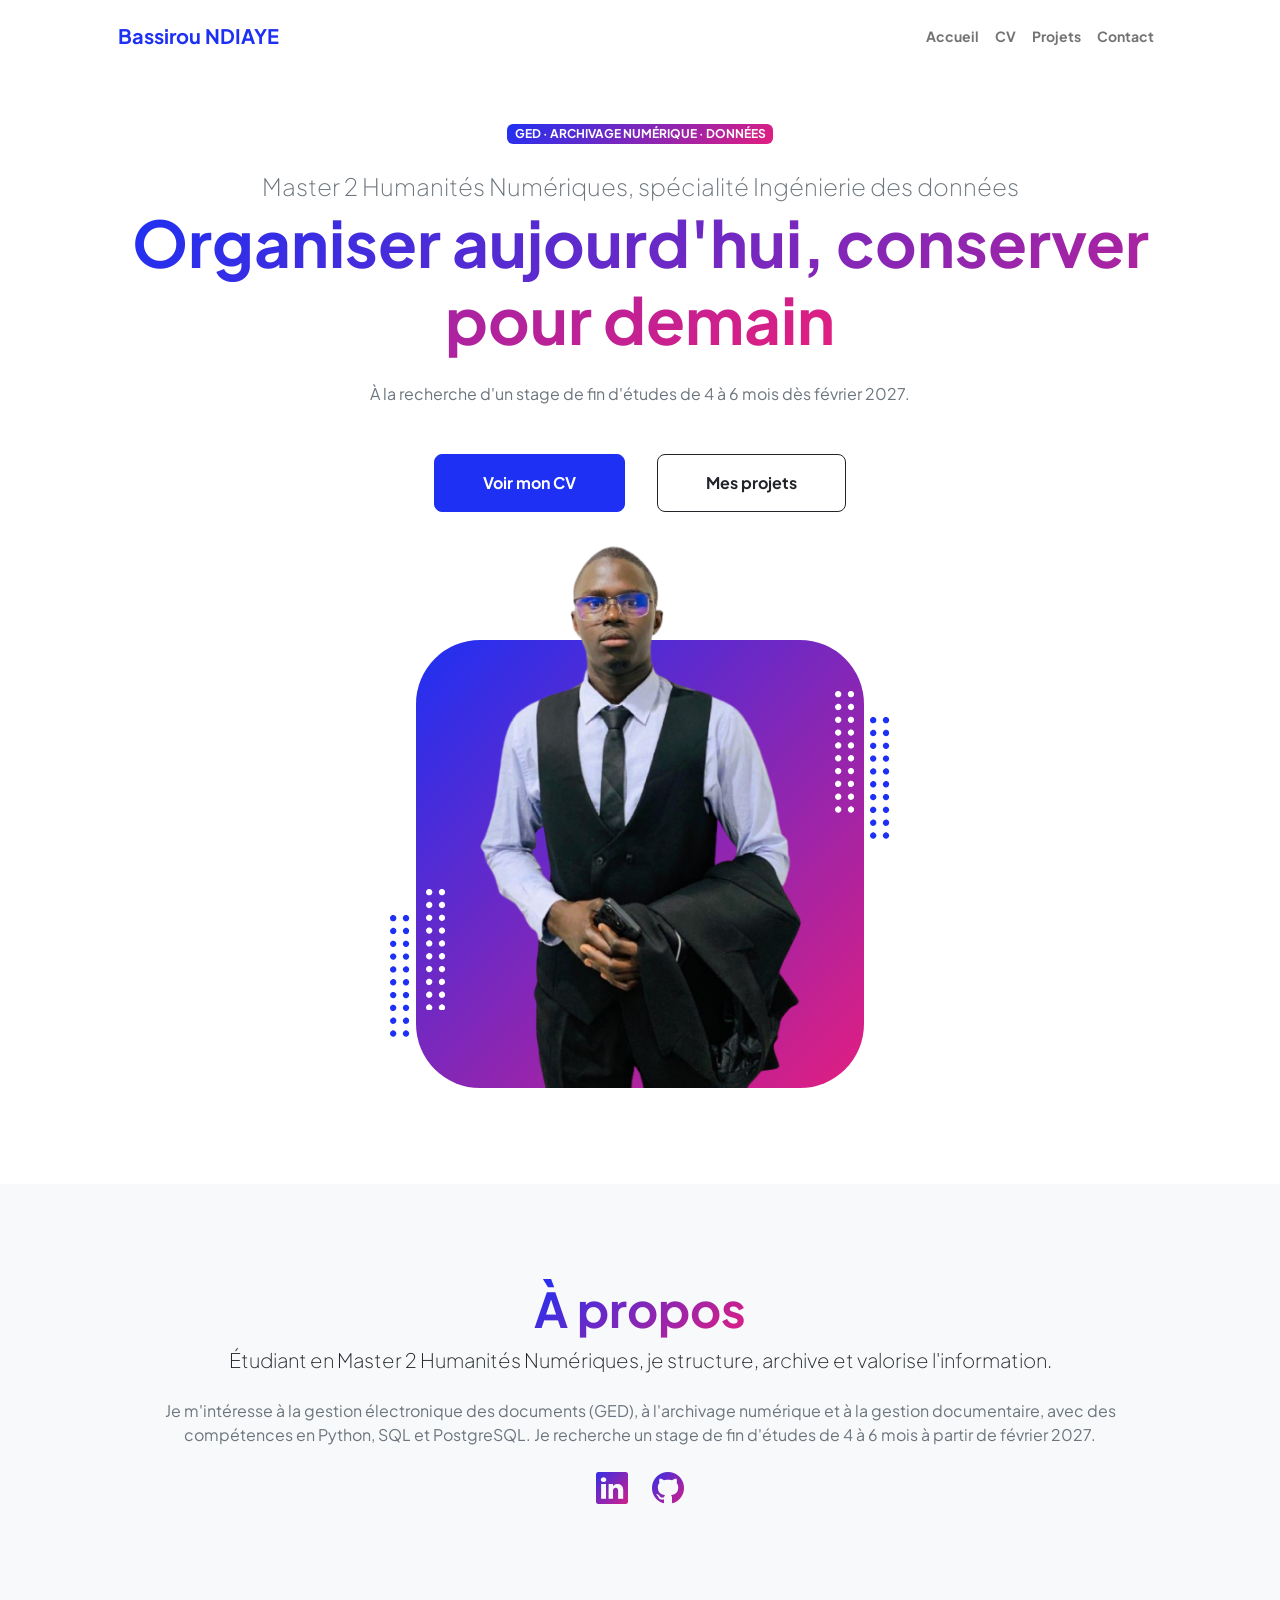
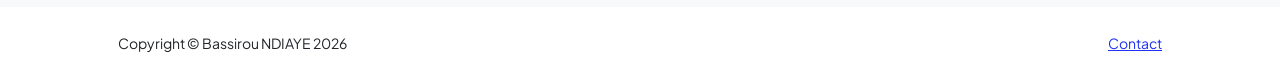
<file: index.html>
<!DOCTYPE html>
<html lang="fr">
    <head>
        <meta charset="utf-8" />
        <meta name="viewport" content="width=device-width, initial-scale=1, shrink-to-fit=no" />
        <meta name="description" content="Portfolio de Bassirou NDIAYE, étudiant en Master 2 Humanités Numériques. GED, archivage numérique, gestion des données. Recherche un stage de 4 à 6 mois dès février 2027." />
        <meta name="author" content="Bassirou NDIAYE" />
        <title>Bassirou NDIAYE | GED, archivage numérique, données</title>
        <!-- Favicon-->
        <link rel="icon" type="image/x-icon" href="assets/favicon.ico" />
        <!-- Custom Google font-->
        <link rel="preconnect" href="https://fonts.googleapis.com" />
        <link rel="preconnect" href="https://fonts.gstatic.com" crossorigin />
        <link href="https://fonts.googleapis.com/css2?family=Plus+Jakarta+Sans:wght@100;200;300;400;500;600;700;800;900&amp;display=swap" rel="stylesheet" />
        <!-- Bootstrap icons-->
        <link href="https://cdn.jsdelivr.net/npm/bootstrap-icons@1.8.1/font/bootstrap-icons.css" rel="stylesheet" />
        <!-- Core theme CSS (includes Bootstrap)-->
        <link href="css/styles.css" rel="stylesheet" />
    </head>
    <body class="d-flex flex-column h-100">
        <main class="flex-shrink-0">
            <!-- Navigation-->
            <nav class="navbar navbar-expand-lg navbar-light bg-white py-3">
                <div class="container px-5">
                    <a class="navbar-brand" href="index.html"><span class="fw-bolder text-primary">Bassirou NDIAYE</span></a>
                    <button class="navbar-toggler" type="button" data-bs-toggle="collapse" data-bs-target="#navbarSupportedContent" aria-controls="navbarSupportedContent" aria-expanded="false" aria-label="Afficher le menu"><span class="navbar-toggler-icon"></span></button>
                    <div class="collapse navbar-collapse" id="navbarSupportedContent">
                        <ul class="navbar-nav ms-auto mb-2 mb-lg-0 small fw-bolder">
                            <li class="nav-item"><a class="nav-link" href="index.html">Accueil</a></li>
                            <li class="nav-item"><a class="nav-link" href="resume.html">CV</a></li>
                            <li class="nav-item"><a class="nav-link" href="projects.html">Projets</a></li>
                            <li class="nav-item"><a class="nav-link" href="contact.html">Contact</a></li>
                        </ul>
                    </div>
                </div>
            </nav>
            <!-- Header-->
            <header class="py-5">
                <div class="container px-5 pb-5">
                    <div class="row gx-5 align-items-center">
                        <div class="col-xxl-5">
                            <!-- Header text content-->
                            <div class="text-center text-xxl-start">
                                <div class="badge bg-gradient-primary-to-secondary text-white mb-4"><div class="text-uppercase">GED &middot; Archivage numérique &middot; Données</div></div>
                                <div class="fs-4 fw-light text-muted">Master 2 Humanités Numériques, spécialité Ingénierie des données</div>
                                <h1 class="display-3 fw-bolder mb-4"><span class="text-gradient d-inline">Organiser aujourd'hui, conserver pour demain</span></h1>
                                <p class="text-muted mb-5">À la recherche d'un stage de fin d'études de 4 à 6 mois dès février 2027.</p>
                                <div class="d-grid gap-3 d-sm-flex justify-content-sm-center justify-content-xxl-start mb-3">
                                    <a class="btn btn-primary btn-lg px-5 py-3 me-sm-3 fs-6 fw-bolder" href="resume.html">Voir mon CV</a>
                                    <a class="btn btn-outline-dark btn-lg px-5 py-3 fs-6 fw-bolder" href="projects.html">Mes projets</a>
                                </div>
                            </div>
                        </div>
                        <div class="col-xxl-7">
                            <!-- Header profile picture-->
                            <div class="d-flex justify-content-center mt-5 mt-xxl-0">
                                <div class="profile bg-gradient-primary-to-secondary">
                                    <img class="profile-img" src="assets/Bassirou.png" alt="Portrait de Bassirou NDIAYE" />
                                    <div class="dots-1">
                                        <!-- SVG Dots-->
                                        <svg version="1.1" xmlns="http://www.w3.org/2000/svg" x="0px" y="0px" viewBox="0 0 191.6 1215.4" style="enable-background: new 0 0 191.6 1215.4" xml:space="preserve" aria-hidden="true">
                                            <g transform="translate(0.000000,1280.000000) scale(0.100000,-0.100000)">
                                                <path d="M227.7,12788.6c-105-35-200-141-222-248c-43-206,163-412,369-369c155,32,275,190,260,339c-11,105-90,213-190,262        C383.7,12801.6,289.7,12808.6,227.7,12788.6z"></path>
                                                <path d="M1507.7,12788.6c-151-50-253-216-222-362c25-119,136-230,254-255c194-41,395,142,375,339c-11,105-90,213-190,262        C1663.7,12801.6,1569.7,12808.6,1507.7,12788.6z"></path>
                                                <path d="M227.7,11508.6c-105-35-200-141-222-248c-43-206,163-412,369-369c155,32,275,190,260,339c-11,105-90,213-190,262        C383.7,11521.6,289.7,11528.6,227.7,11508.6z"></path>
                                                <path d="M1507.7,11508.6c-151-50-253-216-222-362c25-119,136-230,254-255c194-41,395,142,375,339c-11,105-90,213-190,262        C1663.7,11521.6,1569.7,11528.6,1507.7,11508.6z"></path>
                                                <path d="M227.7,10228.6c-105-35-200-141-222-248c-43-206,163-412,369-369c155,32,275,190,260,339c-11,105-90,213-190,262        C383.7,10241.6,289.7,10248.6,227.7,10228.6z"></path>
                                                <path d="M1507.7,10228.6c-105-35-200-141-222-248c-43-206,163-412,369-369c155,32,275,190,260,339c-11,105-90,213-190,262        C1663.7,10241.6,1569.7,10248.6,1507.7,10228.6z"></path>
                                                <path d="M227.7,8948.6c-105-35-200-141-222-248c-43-206,163-412,369-369c155,32,275,190,260,339c-11,105-90,213-190,262        C383.7,8961.6,289.7,8968.6,227.7,8948.6z"></path>
                                                <path d="M1507.7,8948.6c-105-35-200-141-222-248c-43-206,163-412,369-369c155,32,275,190,260,339c-11,105-90,213-190,262        C1663.7,8961.6,1569.7,8968.6,1507.7,8948.6z"></path>
                                                <path d="M227.7,7668.6c-105-35-200-141-222-248c-43-206,163-412,369-369c155,32,275,190,260,339c-11,105-90,213-190,262        C383.7,7681.6,289.7,7688.6,227.7,7668.6z"></path>
                                                <path d="M1507.7,7668.6c-105-35-200-141-222-248c-43-206,163-412,369-369c155,32,275,190,260,339c-11,105-90,213-190,262        C1663.7,7681.6,1569.7,7688.6,1507.7,7668.6z"></path>
                                                <path d="M227.7,6388.6c-105-35-200-141-222-248c-43-206,163-412,369-369c155,32,275,190,260,339c-11,105-90,213-190,262        C383.7,6401.6,289.7,6408.6,227.7,6388.6z"></path>
                                                <path d="M1507.7,6388.6c-105-35-200-141-222-248c-43-206,163-412,369-369c155,32,275,190,260,339c-11,105-90,213-190,262        C1663.7,6401.6,1569.7,6408.6,1507.7,6388.6z"></path>
                                                <path d="M227.7,5108.6c-105-35-200-141-222-248c-43-206,163-412,369-369c155,32,275,190,260,339c-11,105-90,213-190,262        C383.7,5121.6,289.7,5128.6,227.7,5108.6z"></path>
                                                <path d="M1507.7,5108.6c-105-35-200-141-222-248c-43-206,163-412,369-369c155,32,275,190,260,339c-11,105-90,213-190,262        C1663.7,5121.6,1569.7,5128.6,1507.7,5108.6z"></path>
                                                <path d="M227.7,3828.6c-105-35-200-141-222-248c-43-206,163-412,369-369c155,32,275,190,260,339c-11,105-90,213-190,262        C383.7,3841.6,289.7,3848.6,227.7,3828.6z"></path>
                                                <path d="M1507.7,3828.6c-105-35-200-141-222-248c-43-206,163-412,369-369c155,32,275,190,260,339c-11,105-90,213-190,262        C1663.7,3841.6,1569.7,3848.6,1507.7,3828.6z"></path>
                                                <path d="M227.7,2548.6c-105-35-200-141-222-248c-43-206,163-412,369-369c155,32,275,190,260,339c-11,105-90,213-190,262        C383.7,2561.6,289.7,2568.6,227.7,2548.6z"></path>
                                                <path d="M1507.7,2548.6c-105-35-200-141-222-248c-43-206,163-412,369-369c155,32,275,190,260,339c-11,105-90,213-190,262        C1663.7,2561.6,1569.7,2568.6,1507.7,2548.6z"></path>
                                                <path d="M227.7,1268.6c-105-35-200-141-222-248c-43-206,163-412,369-369c155,32,275,190,260,339c-11,105-90,213-190,262        C383.7,1281.6,289.7,1288.6,227.7,1268.6z"></path>
                                                <path d="M1507.7,1268.6c-105-35-200-141-222-248c-43-206,163-412,369-369c155,32,275,190,260,339c-11,105-90,213-190,262        C1663.7,1281.6,1569.7,1288.6,1507.7,1268.6z"></path>
                                            </g>
                                        </svg>
                                        <!-- END of SVG dots-->
                                    </div>
                                    <div class="dots-2">
                                        <!-- SVG Dots-->
                                        <svg version="1.1" xmlns="http://www.w3.org/2000/svg" x="0px" y="0px" viewBox="0 0 191.6 1215.4" style="enable-background: new 0 0 191.6 1215.4" xml:space="preserve" aria-hidden="true">
                                            <g transform="translate(0.000000,1280.000000) scale(0.100000,-0.100000)">
                                                <path d="M227.7,12788.6c-105-35-200-141-222-248c-43-206,163-412,369-369c155,32,275,190,260,339c-11,105-90,213-190,262        C383.7,12801.6,289.7,12808.6,227.7,12788.6z"></path>
                                                <path d="M1507.7,12788.6c-151-50-253-216-222-362c25-119,136-230,254-255c194-41,395,142,375,339c-11,105-90,213-190,262        C1663.7,12801.6,1569.7,12808.6,1507.7,12788.6z"></path>
                                                <path d="M227.7,11508.6c-105-35-200-141-222-248c-43-206,163-412,369-369c155,32,275,190,260,339c-11,105-90,213-190,262        C383.7,11521.6,289.7,11528.6,227.7,11508.6z"></path>
                                                <path d="M1507.7,11508.6c-151-50-253-216-222-362c25-119,136-230,254-255c194-41,395,142,375,339c-11,105-90,213-190,262        C1663.7,11521.6,1569.7,11528.6,1507.7,11508.6z"></path>
                                                <path d="M227.7,10228.6c-105-35-200-141-222-248c-43-206,163-412,369-369c155,32,275,190,260,339c-11,105-90,213-190,262        C383.7,10241.6,289.7,10248.6,227.7,10228.6z"></path>
                                                <path d="M1507.7,10228.6c-105-35-200-141-222-248c-43-206,163-412,369-369c155,32,275,190,260,339c-11,105-90,213-190,262        C1663.7,10241.6,1569.7,10248.6,1507.7,10228.6z"></path>
                                                <path d="M227.7,8948.6c-105-35-200-141-222-248c-43-206,163-412,369-369c155,32,275,190,260,339c-11,105-90,213-190,262        C383.7,8961.6,289.7,8968.6,227.7,8948.6z"></path>
                                                <path d="M1507.7,8948.6c-105-35-200-141-222-248c-43-206,163-412,369-369c155,32,275,190,260,339c-11,105-90,213-190,262        C1663.7,8961.6,1569.7,8968.6,1507.7,8948.6z"></path>
                                                <path d="M227.7,7668.6c-105-35-200-141-222-248c-43-206,163-412,369-369c155,32,275,190,260,339c-11,105-90,213-190,262        C383.7,7681.6,289.7,7688.6,227.7,7668.6z"></path>
                                                <path d="M1507.7,7668.6c-105-35-200-141-222-248c-43-206,163-412,369-369c155,32,275,190,260,339c-11,105-90,213-190,262        C1663.7,7681.6,1569.7,7688.6,1507.7,7668.6z"></path>
                                                <path d="M227.7,6388.6c-105-35-200-141-222-248c-43-206,163-412,369-369c155,32,275,190,260,339c-11,105-90,213-190,262        C383.7,6401.6,289.7,6408.6,227.7,6388.6z"></path>
                                                <path d="M1507.7,6388.6c-105-35-200-141-222-248c-43-206,163-412,369-369c155,32,275,190,260,339c-11,105-90,213-190,262        C1663.7,6401.6,1569.7,6408.6,1507.7,6388.6z"></path>
                                                <path d="M227.7,5108.6c-105-35-200-141-222-248c-43-206,163-412,369-369c155,32,275,190,260,339c-11,105-90,213-190,262        C383.7,5121.6,289.7,5128.6,227.7,5108.6z"></path>
                                                <path d="M1507.7,5108.6c-105-35-200-141-222-248c-43-206,163-412,369-369c155,32,275,190,260,339c-11,105-90,213-190,262        C1663.7,5121.6,1569.7,5128.6,1507.7,5108.6z"></path>
                                                <path d="M227.7,3828.6c-105-35-200-141-222-248c-43-206,163-412,369-369c155,32,275,190,260,339c-11,105-90,213-190,262        C383.7,3841.6,289.7,3848.6,227.7,3828.6z"></path>
                                                <path d="M1507.7,3828.6c-105-35-200-141-222-248c-43-206,163-412,369-369c155,32,275,190,260,339c-11,105-90,213-190,262        C1663.7,3841.6,1569.7,3848.6,1507.7,3828.6z"></path>
                                                <path d="M227.7,2548.6c-105-35-200-141-222-248c-43-206,163-412,369-369c155,32,275,190,260,339c-11,105-90,213-190,262        C383.7,2561.6,289.7,2568.6,227.7,2548.6z"></path>
                                                <path d="M1507.7,2548.6c-105-35-200-141-222-248c-43-206,163-412,369-369c155,32,275,190,260,339c-11,105-90,213-190,262        C1663.7,2561.6,1569.7,2568.6,1507.7,2548.6z"></path>
                                                <path d="M227.7,1268.6c-105-35-200-141-222-248c-43-206,163-412,369-369c155,32,275,190,260,339c-11,105-90,213-190,262        C383.7,1281.6,289.7,1288.6,227.7,1268.6z"></path>
                                                <path d="M1507.7,1268.6c-105-35-200-141-222-248c-43-206,163-412,369-369c155,32,275,190,260,339c-11,105-90,213-190,262        C1663.7,1281.6,1569.7,1288.6,1507.7,1268.6z"></path>
                                            </g>
                                        </svg>
                                        <!-- END of SVG dots-->
                                    </div>
                                    <div class="dots-3">
                                        <!-- SVG Dots-->
                                        <svg version="1.1" xmlns="http://www.w3.org/2000/svg" x="0px" y="0px" viewBox="0 0 191.6 1215.4" style="enable-background: new 0 0 191.6 1215.4" xml:space="preserve" aria-hidden="true">
                                            <g transform="translate(0.000000,1280.000000) scale(0.100000,-0.100000)">
                                                <path d="M227.7,12788.6c-105-35-200-141-222-248c-43-206,163-412,369-369c155,32,275,190,260,339c-11,105-90,213-190,262        C383.7,12801.6,289.7,12808.6,227.7,12788.6z"></path>
                                                <path d="M1507.7,12788.6c-151-50-253-216-222-362c25-119,136-230,254-255c194-41,395,142,375,339c-11,105-90,213-190,262        C1663.7,12801.6,1569.7,12808.6,1507.7,12788.6z"></path>
                                                <path d="M227.7,11508.6c-105-35-200-141-222-248c-43-206,163-412,369-369c155,32,275,190,260,339c-11,105-90,213-190,262        C383.7,11521.6,289.7,11528.6,227.7,11508.6z"></path>
                                                <path d="M1507.7,11508.6c-151-50-253-216-222-362c25-119,136-230,254-255c194-41,395,142,375,339c-11,105-90,213-190,262        C1663.7,11521.6,1569.7,11528.6,1507.7,11508.6z"></path>
                                                <path d="M227.7,10228.6c-105-35-200-141-222-248c-43-206,163-412,369-369c155,32,275,190,260,339c-11,105-90,213-190,262        C383.7,10241.6,289.7,10248.6,227.7,10228.6z"></path>
                                                <path d="M1507.7,10228.6c-105-35-200-141-222-248c-43-206,163-412,369-369c155,32,275,190,260,339c-11,105-90,213-190,262        C1663.7,10241.6,1569.7,10248.6,1507.7,10228.6z"></path>
                                                <path d="M227.7,8948.6c-105-35-200-141-222-248c-43-206,163-412,369-369c155,32,275,190,260,339c-11,105-90,213-190,262        C383.7,8961.6,289.7,8968.6,227.7,8948.6z"></path>
                                                <path d="M1507.7,8948.6c-105-35-200-141-222-248c-43-206,163-412,369-369c155,32,275,190,260,339c-11,105-90,213-190,262        C1663.7,8961.6,1569.7,8968.6,1507.7,8948.6z"></path>
                                                <path d="M227.7,7668.6c-105-35-200-141-222-248c-43-206,163-412,369-369c155,32,275,190,260,339c-11,105-90,213-190,262        C383.7,7681.6,289.7,7688.6,227.7,7668.6z"></path>
                                                <path d="M1507.7,7668.6c-105-35-200-141-222-248c-43-206,163-412,369-369c155,32,275,190,260,339c-11,105-90,213-190,262        C1663.7,7681.6,1569.7,7688.6,1507.7,7668.6z"></path>
                                                <path d="M227.7,6388.6c-105-35-200-141-222-248c-43-206,163-412,369-369c155,32,275,190,260,339c-11,105-90,213-190,262        C383.7,6401.6,289.7,6408.6,227.7,6388.6z"></path>
                                                <path d="M1507.7,6388.6c-105-35-200-141-222-248c-43-206,163-412,369-369c155,32,275,190,260,339c-11,105-90,213-190,262        C1663.7,6401.6,1569.7,6408.6,1507.7,6388.6z"></path>
                                                <path d="M227.7,5108.6c-105-35-200-141-222-248c-43-206,163-412,369-369c155,32,275,190,260,339c-11,105-90,213-190,262        C383.7,5121.6,289.7,5128.6,227.7,5108.6z"></path>
                                                <path d="M1507.7,5108.6c-105-35-200-141-222-248c-43-206,163-412,369-369c155,32,275,190,260,339c-11,105-90,213-190,262        C1663.7,5121.6,1569.7,5128.6,1507.7,5108.6z"></path>
                                                <path d="M227.7,3828.6c-105-35-200-141-222-248c-43-206,163-412,369-369c155,32,275,190,260,339c-11,105-90,213-190,262        C383.7,3841.6,289.7,3848.6,227.7,3828.6z"></path>
                                                <path d="M1507.7,3828.6c-105-35-200-141-222-248c-43-206,163-412,369-369c155,32,275,190,260,339c-11,105-90,213-190,262        C1663.7,3841.6,1569.7,3848.6,1507.7,3828.6z"></path>
                                                <path d="M227.7,2548.6c-105-35-200-141-222-248c-43-206,163-412,369-369c155,32,275,190,260,339c-11,105-90,213-190,262        C383.7,2561.6,289.7,2568.6,227.7,2548.6z"></path>
                                                <path d="M1507.7,2548.6c-105-35-200-141-222-248c-43-206,163-412,369-369c155,32,275,190,260,339c-11,105-90,213-190,262        C1663.7,2561.6,1569.7,2568.6,1507.7,2548.6z"></path>
                                                <path d="M227.7,1268.6c-105-35-200-141-222-248c-43-206,163-412,369-369c155,32,275,190,260,339c-11,105-90,213-190,262        C383.7,1281.6,289.7,1288.6,227.7,1268.6z"></path>
                                                <path d="M1507.7,1268.6c-105-35-200-141-222-248c-43-206,163-412,369-369c155,32,275,190,260,339c-11,105-90,213-190,262        C1663.7,1281.6,1569.7,1288.6,1507.7,1268.6z"></path>
                                            </g>
                                        </svg>
                                        <!-- END of SVG dots-->
                                    </div>
                                    <div class="dots-4">
                                        <!-- SVG Dots-->
                                        <svg version="1.1" xmlns="http://www.w3.org/2000/svg" x="0px" y="0px" viewBox="0 0 191.6 1215.4" style="enable-background: new 0 0 191.6 1215.4" xml:space="preserve" aria-hidden="true">
                                            <g transform="translate(0.000000,1280.000000) scale(0.100000,-0.100000)">
                                                <path d="M227.7,12788.6c-105-35-200-141-222-248c-43-206,163-412,369-369c155,32,275,190,260,339c-11,105-90,213-190,262        C383.7,12801.6,289.7,12808.6,227.7,12788.6z"></path>
                                                <path d="M1507.7,12788.6c-151-50-253-216-222-362c25-119,136-230,254-255c194-41,395,142,375,339c-11,105-90,213-190,262        C1663.7,12801.6,1569.7,12808.6,1507.7,12788.6z"></path>
                                                <path d="M227.7,11508.6c-105-35-200-141-222-248c-43-206,163-412,369-369c155,32,275,190,260,339c-11,105-90,213-190,262        C383.7,11521.6,289.7,11528.6,227.7,11508.6z"></path>
                                                <path d="M1507.7,11508.6c-151-50-253-216-222-362c25-119,136-230,254-255c194-41,395,142,375,339c-11,105-90,213-190,262        C1663.7,11521.6,1569.7,11528.6,1507.7,11508.6z"></path>
                                                <path d="M227.7,10228.6c-105-35-200-141-222-248c-43-206,163-412,369-369c155,32,275,190,260,339c-11,105-90,213-190,262        C383.7,10241.6,289.7,10248.6,227.7,10228.6z"></path>
                                                <path d="M1507.7,10228.6c-105-35-200-141-222-248c-43-206,163-412,369-369c155,32,275,190,260,339c-11,105-90,213-190,262        C1663.7,10241.6,1569.7,10248.6,1507.7,10228.6z"></path>
                                                <path d="M227.7,8948.6c-105-35-200-141-222-248c-43-206,163-412,369-369c155,32,275,190,260,339c-11,105-90,213-190,262        C383.7,8961.6,289.7,8968.6,227.7,8948.6z"></path>
                                                <path d="M1507.7,8948.6c-105-35-200-141-222-248c-43-206,163-412,369-369c155,32,275,190,260,339c-11,105-90,213-190,262        C1663.7,8961.6,1569.7,8968.6,1507.7,8948.6z"></path>
                                                <path d="M227.7,7668.6c-105-35-200-141-222-248c-43-206,163-412,369-369c155,32,275,190,260,339c-11,105-90,213-190,262        C383.7,7681.6,289.7,7688.6,227.7,7668.6z"></path>
                                                <path d="M1507.7,7668.6c-105-35-200-141-222-248c-43-206,163-412,369-369c155,32,275,190,260,339c-11,105-90,213-190,262        C1663.7,7681.6,1569.7,7688.6,1507.7,7668.6z"></path>
                                                <path d="M227.7,6388.6c-105-35-200-141-222-248c-43-206,163-412,369-369c155,32,275,190,260,339c-11,105-90,213-190,262        C383.7,6401.6,289.7,6408.6,227.7,6388.6z"></path>
                                                <path d="M1507.7,6388.6c-105-35-200-141-222-248c-43-206,163-412,369-369c155,32,275,190,260,339c-11,105-90,213-190,262        C1663.7,6401.6,1569.7,6408.6,1507.7,6388.6z"></path>
                                                <path d="M227.7,5108.6c-105-35-200-141-222-248c-43-206,163-412,369-369c155,32,275,190,260,339c-11,105-90,213-190,262        C383.7,5121.6,289.7,5128.6,227.7,5108.6z"></path>
                                                <path d="M1507.7,5108.6c-105-35-200-141-222-248c-43-206,163-412,369-369c155,32,275,190,260,339c-11,105-90,213-190,262        C1663.7,5121.6,1569.7,5128.6,1507.7,5108.6z"></path>
                                                <path d="M227.7,3828.6c-105-35-200-141-222-248c-43-206,163-412,369-369c155,32,275,190,260,339c-11,105-90,213-190,262        C383.7,3841.6,289.7,3848.6,227.7,3828.6z"></path>
                                                <path d="M1507.7,3828.6c-105-35-200-141-222-248c-43-206,163-412,369-369c155,32,275,190,260,339c-11,105-90,213-190,262        C1663.7,3841.6,1569.7,3848.6,1507.7,3828.6z"></path>
                                                <path d="M227.7,2548.6c-105-35-200-141-222-248c-43-206,163-412,369-369c155,32,275,190,260,339c-11,105-90,213-190,262        C383.7,2561.6,289.7,2568.6,227.7,2548.6z"></path>
                                                <path d="M1507.7,2548.6c-105-35-200-141-222-248c-43-206,163-412,369-369c155,32,275,190,260,339c-11,105-90,213-190,262        C1663.7,2561.6,1569.7,2568.6,1507.7,2548.6z"></path>
                                                <path d="M227.7,1268.6c-105-35-200-141-222-248c-43-206,163-412,369-369c155,32,275,190,260,339c-11,105-90,213-190,262        C383.7,1281.6,289.7,1288.6,227.7,1268.6z"></path>
                                                <path d="M1507.7,1268.6c-105-35-200-141-222-248c-43-206,163-412,369-369c155,32,275,190,260,339c-11,105-90,213-190,262        C1663.7,1281.6,1569.7,1288.6,1507.7,1268.6z"></path>
                                            </g>
                                        </svg>
                                        <!-- END of SVG dots-->
                                    </div>
                                </div>
                            </div>
                        </div>
                    </div>
                </div>
            </header>
            <!-- About Section-->
            <section class="bg-light py-5">
                <div class="container px-5">
                    <div class="row gx-5 justify-content-center">
                        <div class="col-xxl-8">
                            <div class="text-center my-5">
                                <h2 class="display-5 fw-bolder"><span class="text-gradient d-inline">À propos</span></h2>
                                <p class="lead fw-light mb-4">Étudiant en Master 2 Humanités Numériques, je structure, archive et valorise l'information.</p>
                                <p class="text-muted">Je m'intéresse à la gestion électronique des documents (GED), à l'archivage numérique et à la gestion documentaire, avec des compétences en Python, SQL et PostgreSQL. Je recherche un stage de fin d'études de 4 à 6 mois à partir de février 2027.</p>
                                <div class="d-flex justify-content-center fs-2 gap-4">
                                    <a class="text-gradient" href="https://www.linkedin.com/in/bassirou-ndiaye-85a46b301/" target="_blank" rel="noopener" aria-label="LinkedIn"><i class="bi bi-linkedin"></i></a>
                                    <a class="text-gradient" href="https://github.com/ndiayeb779-sudo" target="_blank" rel="noopener" aria-label="GitHub"><i class="bi bi-github"></i></a>
                                </div>
                            </div>
                        </div>
                    </div>
                </div>
            </section>
        </main>
        <!-- Footer-->
        <footer class="bg-white py-4 mt-auto">
            <div class="container px-5">
                <div class="row align-items-center justify-content-between flex-column flex-sm-row">
                    <div class="col-auto"><div class="small m-0">Copyright &copy; Bassirou NDIAYE 2026</div></div>
                    <div class="col-auto">
                        <a class="small" href="contact.html">Contact</a>
                    </div>
                </div>
            </div>
        </footer>
        <!-- Bootstrap core JS-->
        <script src="https://cdn.jsdelivr.net/npm/bootstrap@5.2.3/dist/js/bootstrap.bundle.min.js"></script>
        <!-- Core theme JS-->
        <script src="js/scripts.js"></script>
    </body>
</html>
</file>
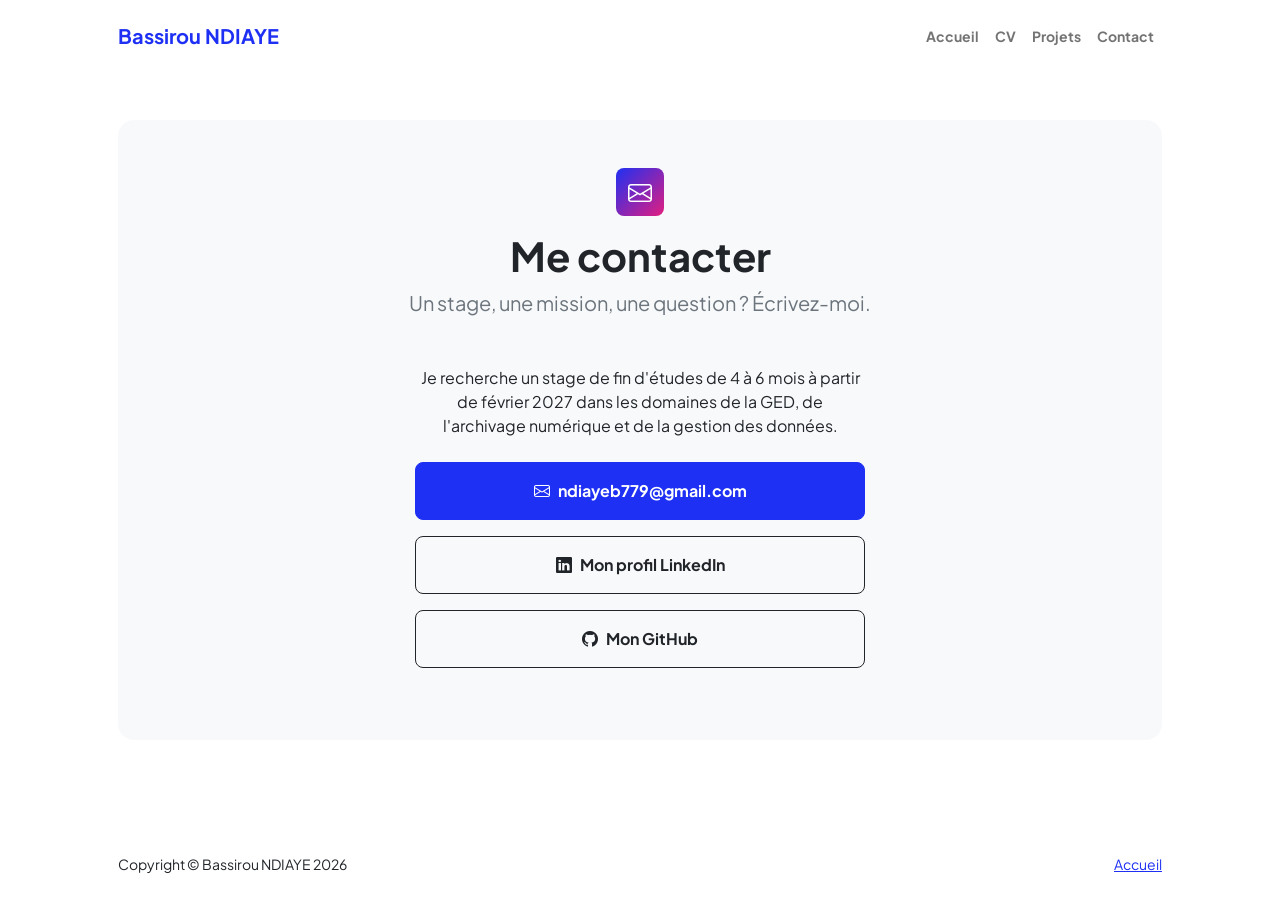
<file: contact.html>
<!DOCTYPE html>
<html lang="fr">
    <head>
        <meta charset="utf-8" />
        <meta name="viewport" content="width=device-width, initial-scale=1, shrink-to-fit=no" />
        <meta name="description" content="Contacter Bassirou NDIAYE, étudiant en Master 2 Humanités Numériques à la recherche d'un stage de fin d'études en GED, archivage numérique et gestion des données dès février 2027." />
        <meta name="author" content="Bassirou NDIAYE" />
        <title>Bassirou NDIAYE | Contact</title>
        <!-- Favicon-->
        <link rel="icon" type="image/x-icon" href="assets/favicon.ico" />
        <!-- Custom Google font-->
        <link rel="preconnect" href="https://fonts.googleapis.com" />
        <link rel="preconnect" href="https://fonts.gstatic.com" crossorigin />
        <link href="https://fonts.googleapis.com/css2?family=Plus+Jakarta+Sans:wght@100;200;300;400;500;600;700;800;900&amp;display=swap" rel="stylesheet" />
        <!-- Bootstrap icons-->
        <link href="https://cdn.jsdelivr.net/npm/bootstrap-icons@1.8.1/font/bootstrap-icons.css" rel="stylesheet" />
        <!-- Core theme CSS (includes Bootstrap)-->
        <link href="css/styles.css" rel="stylesheet" />
    </head>
    <body class="d-flex flex-column">
        <main class="flex-shrink-0">
            <!-- Navigation-->
            <nav class="navbar navbar-expand-lg navbar-light bg-white py-3">
                <div class="container px-5">
                    <a class="navbar-brand" href="index.html"><span class="fw-bolder text-primary">Bassirou NDIAYE</span></a>
                    <button class="navbar-toggler" type="button" data-bs-toggle="collapse" data-bs-target="#navbarSupportedContent" aria-controls="navbarSupportedContent" aria-expanded="false" aria-label="Afficher le menu"><span class="navbar-toggler-icon"></span></button>
                    <div class="collapse navbar-collapse" id="navbarSupportedContent">
                        <ul class="navbar-nav ms-auto mb-2 mb-lg-0 small fw-bolder">
                            <li class="nav-item"><a class="nav-link" href="index.html">Accueil</a></li>
                            <li class="nav-item"><a class="nav-link" href="resume.html">CV</a></li>
                            <li class="nav-item"><a class="nav-link" href="projects.html">Projets</a></li>
                            <li class="nav-item"><a class="nav-link" href="contact.html">Contact</a></li>
                        </ul>
                    </div>
                </div>
            </nav>
            <!-- Page content-->
            <section class="py-5">
                <div class="container px-5">
                    <div class="bg-light rounded-4 py-5 px-4 px-md-5">
                        <div class="text-center mb-5">
                            <div class="feature bg-primary bg-gradient-primary-to-secondary text-white rounded-3 mb-3"><i class="bi bi-envelope"></i></div>
                            <h1 class="fw-bolder">Me contacter</h1>
                            <p class="lead fw-normal text-muted mb-0">Un stage, une mission, une question ? Écrivez-moi.</p>
                        </div>
                        <div class="row gx-5 justify-content-center">
                            <div class="col-lg-8 col-xl-6 text-center">
                                <p class="mb-4">Je recherche un stage de fin d'études de 4 à 6 mois à partir de février 2027 dans les domaines de la GED, de l'archivage numérique et de la gestion des données.</p>
                                <div class="d-grid gap-3 mb-4">
                                    <a class="btn btn-primary btn-lg fs-6 fw-bolder py-3" href="mailto:ndiayeb779@gmail.com"><i class="bi bi-envelope me-2"></i>ndiayeb779@gmail.com</a>
                                    <a class="btn btn-outline-dark btn-lg fs-6 fw-bolder py-3" href="https://www.linkedin.com/in/bassirou-ndiaye-85a46b301/" target="_blank" rel="noopener"><i class="bi bi-linkedin me-2"></i>Mon profil LinkedIn</a>
                                    <a class="btn btn-outline-dark btn-lg fs-6 fw-bolder py-3" href="https://github.com/ndiayeb779-sudo" target="_blank" rel="noopener"><i class="bi bi-github me-2"></i>Mon GitHub</a>
                                </div>
                            </div>
                        </div>
                    </div>
                </div>
            </section>
        </main>
        <!-- Footer-->
        <footer class="bg-white py-4 mt-auto">
            <div class="container px-5">
                <div class="row align-items-center justify-content-between flex-column flex-sm-row">
                    <div class="col-auto"><div class="small m-0">Copyright &copy; Bassirou NDIAYE 2026</div></div>
                    <div class="col-auto">
                        <a class="small" href="index.html">Accueil</a>
                    </div>
                </div>
            </div>
        </footer>
        <!-- Bootstrap core JS-->
        <script src="https://cdn.jsdelivr.net/npm/bootstrap@5.2.3/dist/js/bootstrap.bundle.min.js"></script>
        <!-- Core theme JS-->
        <script src="js/scripts.js"></script>
    </body>
</html>
</file>
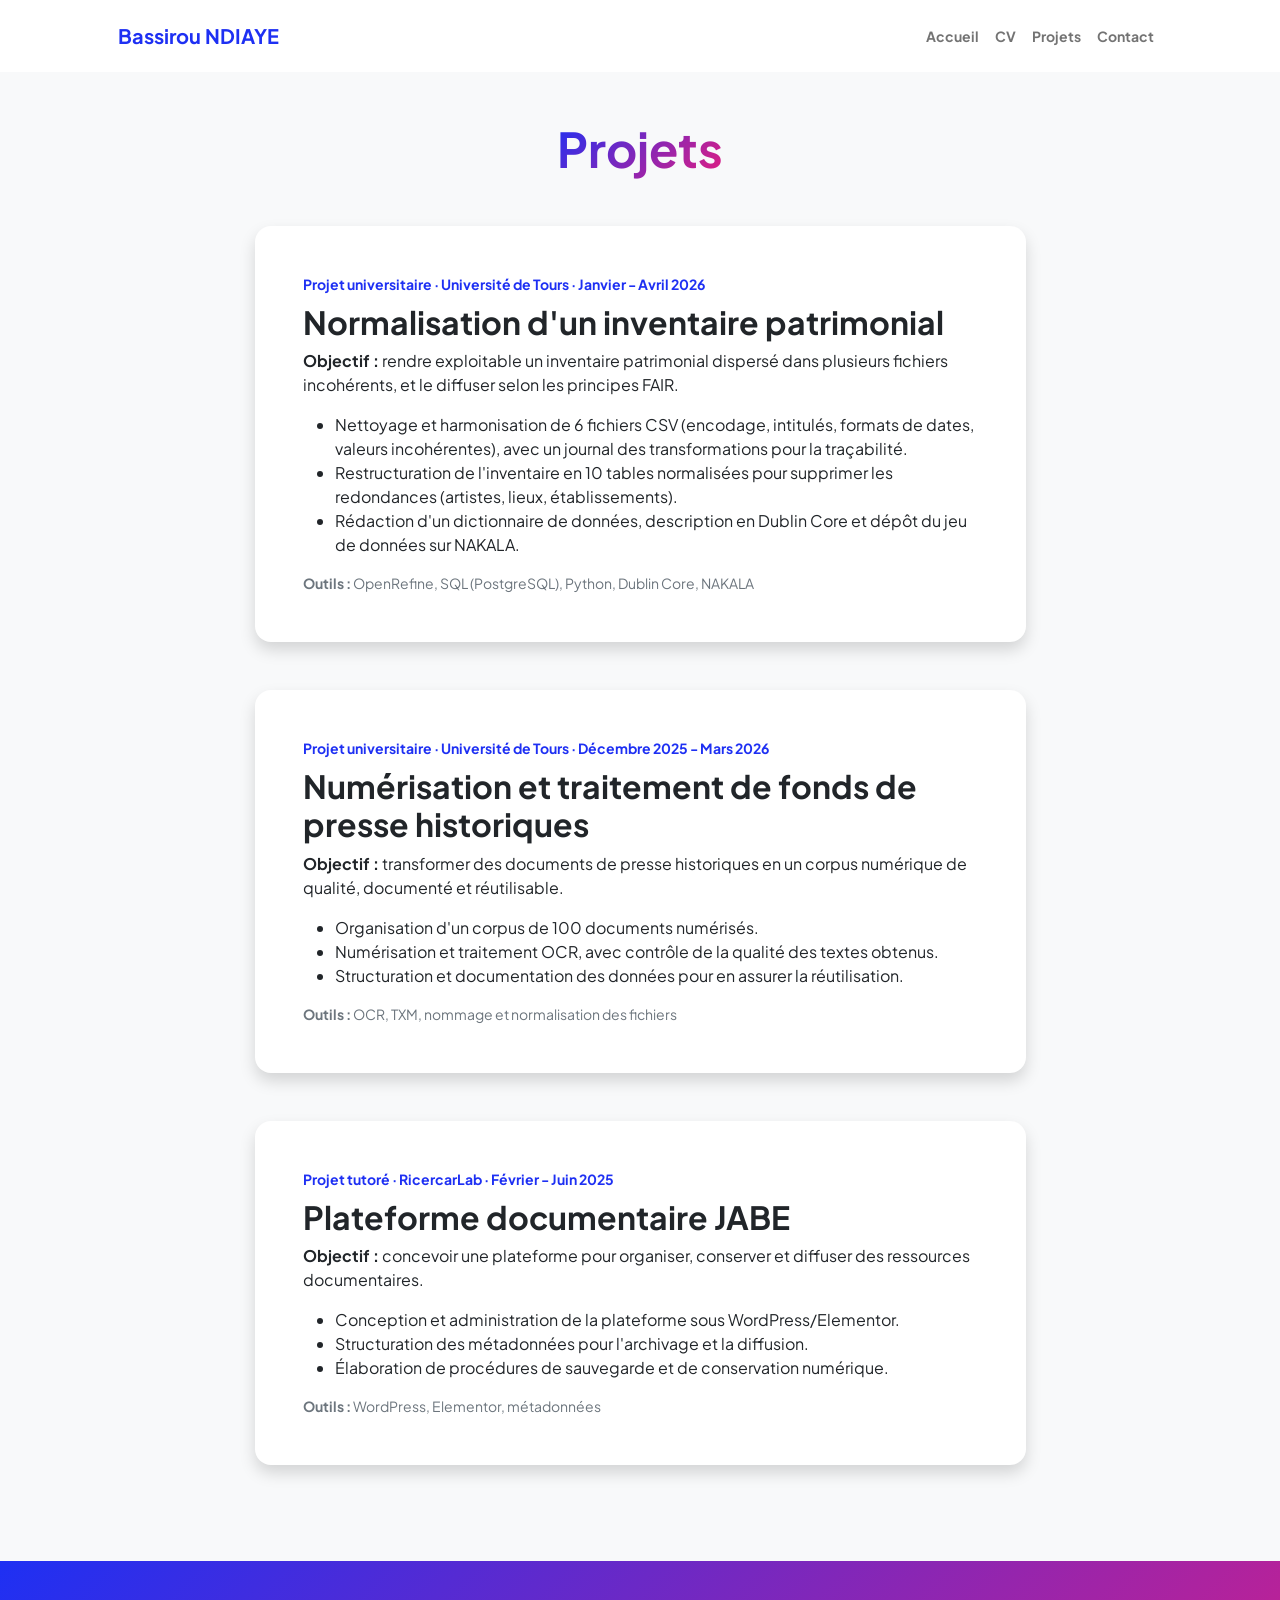
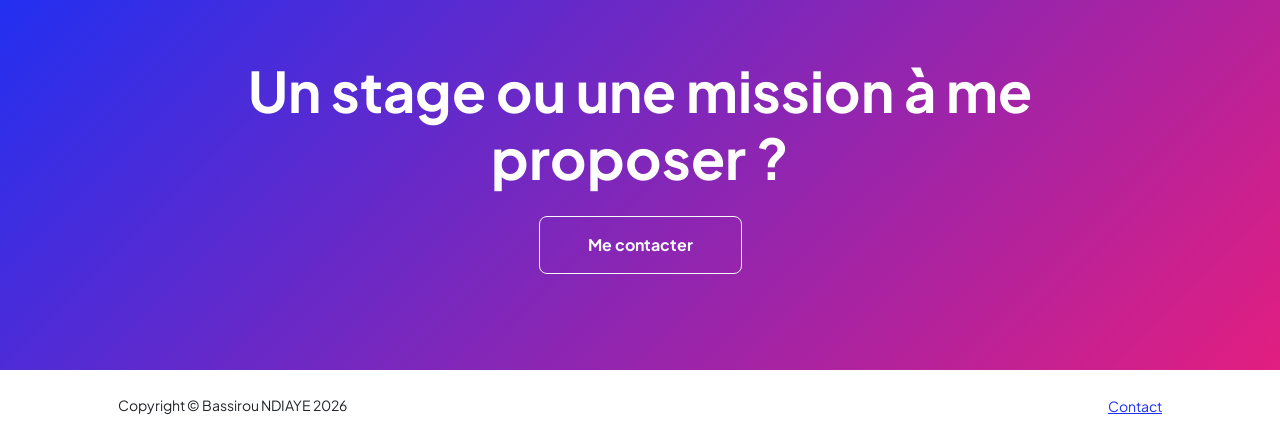
<file: projects.html>
<!DOCTYPE html>
<html lang="fr">
    <head>
        <meta charset="utf-8" />
        <meta name="viewport" content="width=device-width, initial-scale=1, shrink-to-fit=no" />
        <meta name="description" content="Projets de Bassirou NDIAYE : normalisation d'un inventaire patrimonial, numérisation de fonds de presse historiques, plateforme documentaire JABE." />
        <meta name="author" content="Bassirou NDIAYE" />
        <title>Bassirou NDIAYE | Projets</title>
        <!-- Favicon-->
        <link rel="icon" type="image/x-icon" href="assets/favicon.ico" />
        <!-- Custom Google font-->
        <link rel="preconnect" href="https://fonts.googleapis.com" />
        <link rel="preconnect" href="https://fonts.gstatic.com" crossorigin />
        <link href="https://fonts.googleapis.com/css2?family=Plus+Jakarta+Sans:wght@100;200;300;400;500;600;700;800;900&amp;display=swap" rel="stylesheet" />
        <!-- Bootstrap icons-->
        <link href="https://cdn.jsdelivr.net/npm/bootstrap-icons@1.8.1/font/bootstrap-icons.css" rel="stylesheet" />
        <!-- Core theme CSS (includes Bootstrap)-->
        <link href="css/styles.css" rel="stylesheet" />
    </head>
    <body class="d-flex flex-column h-100 bg-light">
        <main class="flex-shrink-0">
            <!-- Navigation-->
            <nav class="navbar navbar-expand-lg navbar-light bg-white py-3">
                <div class="container px-5">
                    <a class="navbar-brand" href="index.html"><span class="fw-bolder text-primary">Bassirou NDIAYE</span></a>
                    <button class="navbar-toggler" type="button" data-bs-toggle="collapse" data-bs-target="#navbarSupportedContent" aria-controls="navbarSupportedContent" aria-expanded="false" aria-label="Afficher le menu"><span class="navbar-toggler-icon"></span></button>
                    <div class="collapse navbar-collapse" id="navbarSupportedContent">
                        <ul class="navbar-nav ms-auto mb-2 mb-lg-0 small fw-bolder">
                            <li class="nav-item"><a class="nav-link" href="index.html">Accueil</a></li>
                            <li class="nav-item"><a class="nav-link" href="resume.html">CV</a></li>
                            <li class="nav-item"><a class="nav-link" href="projects.html">Projets</a></li>
                            <li class="nav-item"><a class="nav-link" href="contact.html">Contact</a></li>
                        </ul>
                    </div>
                </div>
            </nav>
            <!-- Projects Section-->
            <section class="py-5">
                <div class="container px-5 mb-5">
                    <div class="text-center mb-5">
                        <h1 class="display-5 fw-bolder mb-0"><span class="text-gradient d-inline">Projets</span></h1>
                    </div>
                    <div class="row gx-5 justify-content-center">
                        <div class="col-lg-11 col-xl-9 col-xxl-8">
                            <!-- Project Card 1-->
                            <div class="card overflow-hidden shadow rounded-4 border-0 mb-5">
                                <div class="card-body p-5">
                                    <div class="text-primary fw-bolder small mb-2">Projet universitaire &middot; Université de Tours &middot; Janvier - Avril 2026</div>
                                    <h2 class="fw-bolder">Normalisation d'un inventaire patrimonial</h2>
                                    <p><strong>Objectif :</strong> rendre exploitable un inventaire patrimonial dispersé dans plusieurs fichiers incohérents, et le diffuser selon les principes FAIR.</p>
                                    <ul>
                                        <li>Nettoyage et harmonisation de 6 fichiers CSV (encodage, intitulés, formats de dates, valeurs incohérentes), avec un journal des transformations pour la traçabilité.</li>
                                        <li>Restructuration de l'inventaire en 10 tables normalisées pour supprimer les redondances (artistes, lieux, établissements).</li>
                                        <li>Rédaction d'un dictionnaire de données, description en Dublin Core et dépôt du jeu de données sur NAKALA.</li>
                                    </ul>
                                    <p class="small text-muted mb-0"><strong>Outils :</strong> OpenRefine, SQL (PostgreSQL), Python, Dublin Core, NAKALA</p>
                                    <!-- Ajoute ici le lien vers le jeu de données NAKALA ou le dépôt GitHub :
                                    <a class="btn btn-outline-dark mt-4" href="TON_LIEN" target="_blank" rel="noopener">Voir le projet</a> -->
                                </div>
                            </div>
                            <!-- Project Card 2-->
                            <div class="card overflow-hidden shadow rounded-4 border-0 mb-5">
                                <div class="card-body p-5">
                                    <div class="text-primary fw-bolder small mb-2">Projet universitaire &middot; Université de Tours &middot; Décembre 2025 - Mars 2026</div>
                                    <h2 class="fw-bolder">Numérisation et traitement de fonds de presse historiques</h2>
                                    <p><strong>Objectif :</strong> transformer des documents de presse historiques en un corpus numérique de qualité, documenté et réutilisable.</p>
                                    <ul>
                                        <li>Organisation d'un corpus de 100 documents numérisés.</li>
                                        <li>Numérisation et traitement OCR, avec contrôle de la qualité des textes obtenus.</li>
                                        <li>Structuration et documentation des données pour en assurer la réutilisation.</li>
                                    </ul>
                                    <p class="small text-muted mb-0"><strong>Outils :</strong> OCR, TXM, nommage et normalisation des fichiers</p>
                                    <!-- Lien éventuel :
                                    <a class="btn btn-outline-dark mt-4" href="TON_LIEN" target="_blank" rel="noopener">Voir le projet</a> -->
                                </div>
                            </div>
                            <!-- Project Card 3-->
                            <div class="card overflow-hidden shadow rounded-4 border-0">
                                <div class="card-body p-5">
                                    <div class="text-primary fw-bolder small mb-2">Projet tutoré &middot; RicercarLab &middot; Février - Juin 2025</div>
                                    <h2 class="fw-bolder">Plateforme documentaire JABE</h2>
                                    <p><strong>Objectif :</strong> concevoir une plateforme pour organiser, conserver et diffuser des ressources documentaires.</p>
                                    <ul>
                                        <li>Conception et administration de la plateforme sous WordPress/Elementor.</li>
                                        <li>Structuration des métadonnées pour l'archivage et la diffusion.</li>
                                        <li>Élaboration de procédures de sauvegarde et de conservation numérique.</li>
                                    </ul>
                                    <p class="small text-muted mb-0"><strong>Outils :</strong> WordPress, Elementor, métadonnées</p>
                                    <!-- Lien éventuel :
                                    <a class="btn btn-outline-dark mt-4" href="TON_LIEN" target="_blank" rel="noopener">Voir le projet</a> -->
                                </div>
                            </div>
                        </div>
                    </div>
                </div>
            </section>
            <!-- Call to action section-->
            <section class="py-5 bg-gradient-primary-to-secondary text-white">
                <div class="container px-5 my-5">
                    <div class="text-center">
                        <h2 class="display-4 fw-bolder mb-4">Un stage ou une mission à me proposer ?</h2>
                        <a class="btn btn-outline-light btn-lg px-5 py-3 fs-6 fw-bolder" href="contact.html">Me contacter</a>
                    </div>
                </div>
            </section>
        </main>
        <!-- Footer-->
        <footer class="bg-white py-4 mt-auto">
            <div class="container px-5">
                <div class="row align-items-center justify-content-between flex-column flex-sm-row">
                    <div class="col-auto"><div class="small m-0">Copyright &copy; Bassirou NDIAYE 2026</div></div>
                    <div class="col-auto">
                        <a class="small" href="contact.html">Contact</a>
                    </div>
                </div>
            </div>
        </footer>
        <!-- Bootstrap core JS-->
        <script src="https://cdn.jsdelivr.net/npm/bootstrap@5.2.3/dist/js/bootstrap.bundle.min.js"></script>
        <!-- Core theme JS-->
        <script src="js/scripts.js"></script>
    </body>
</html>
</file>
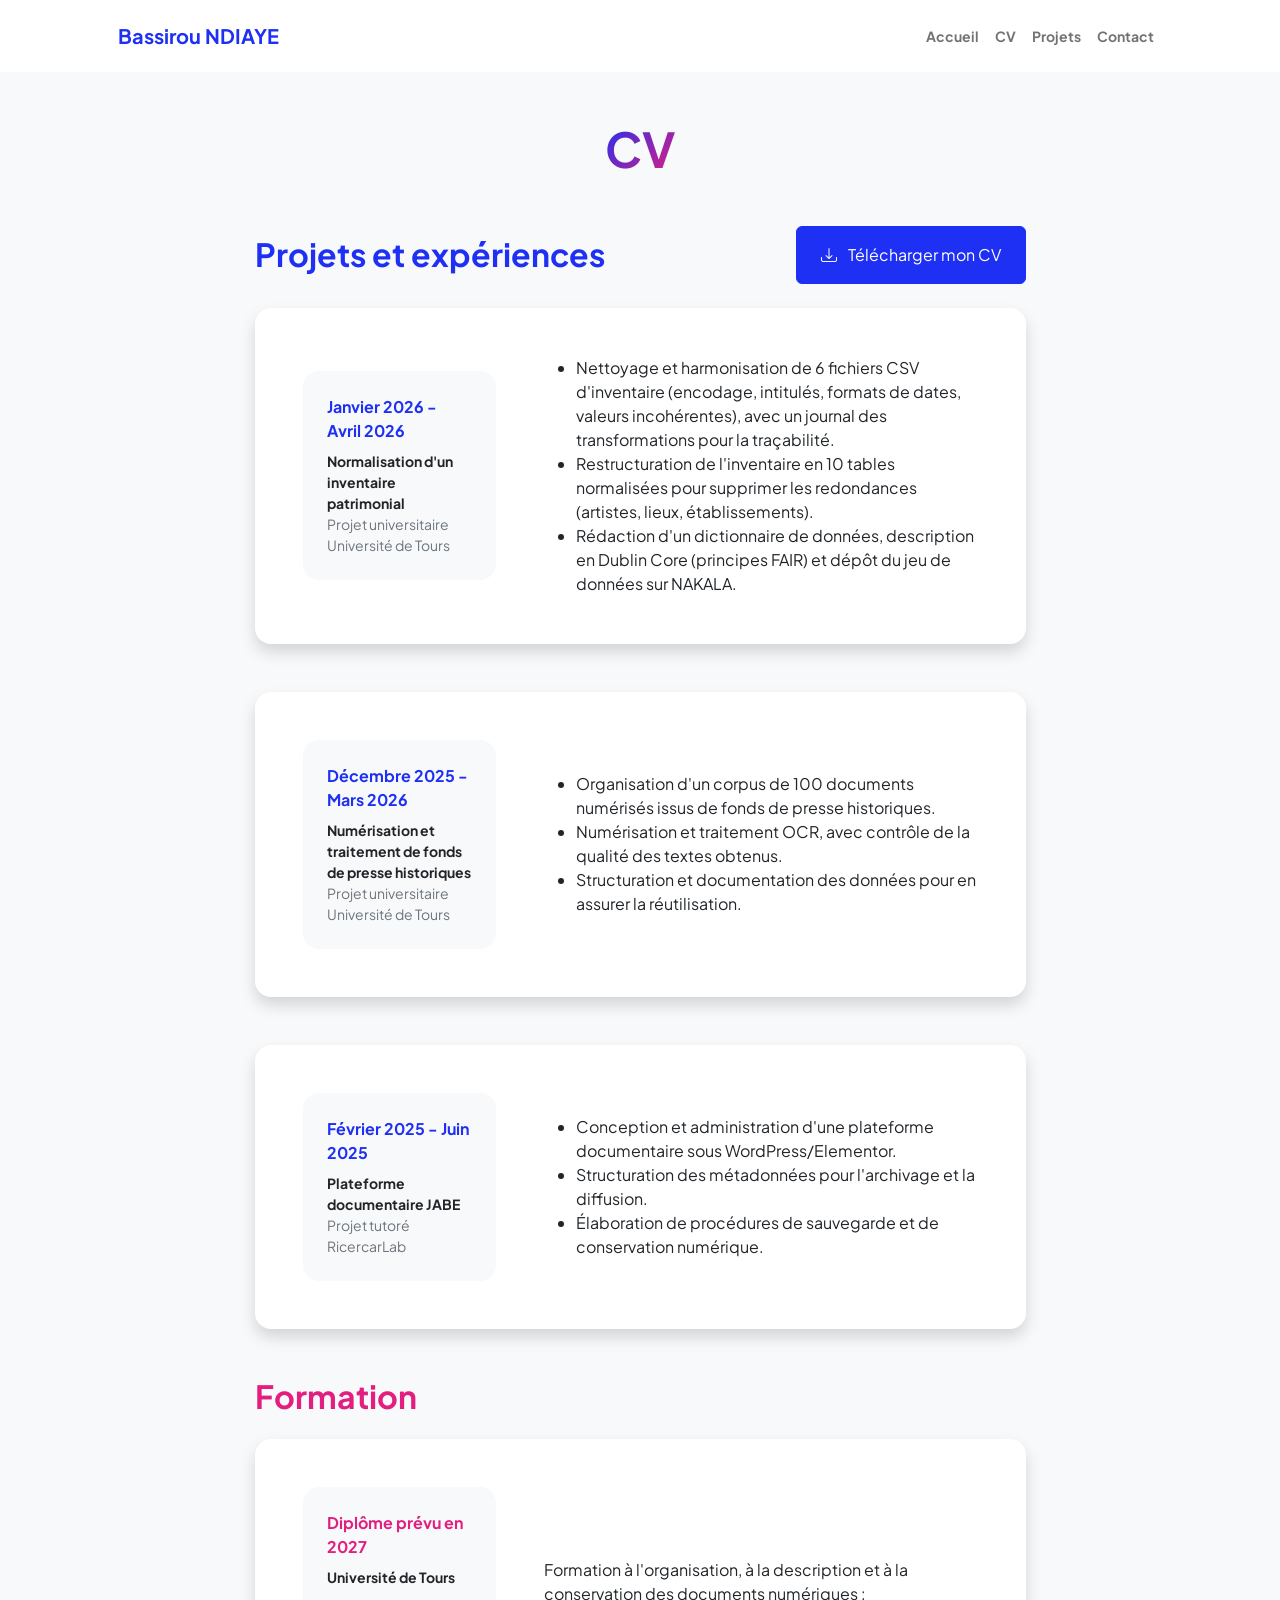
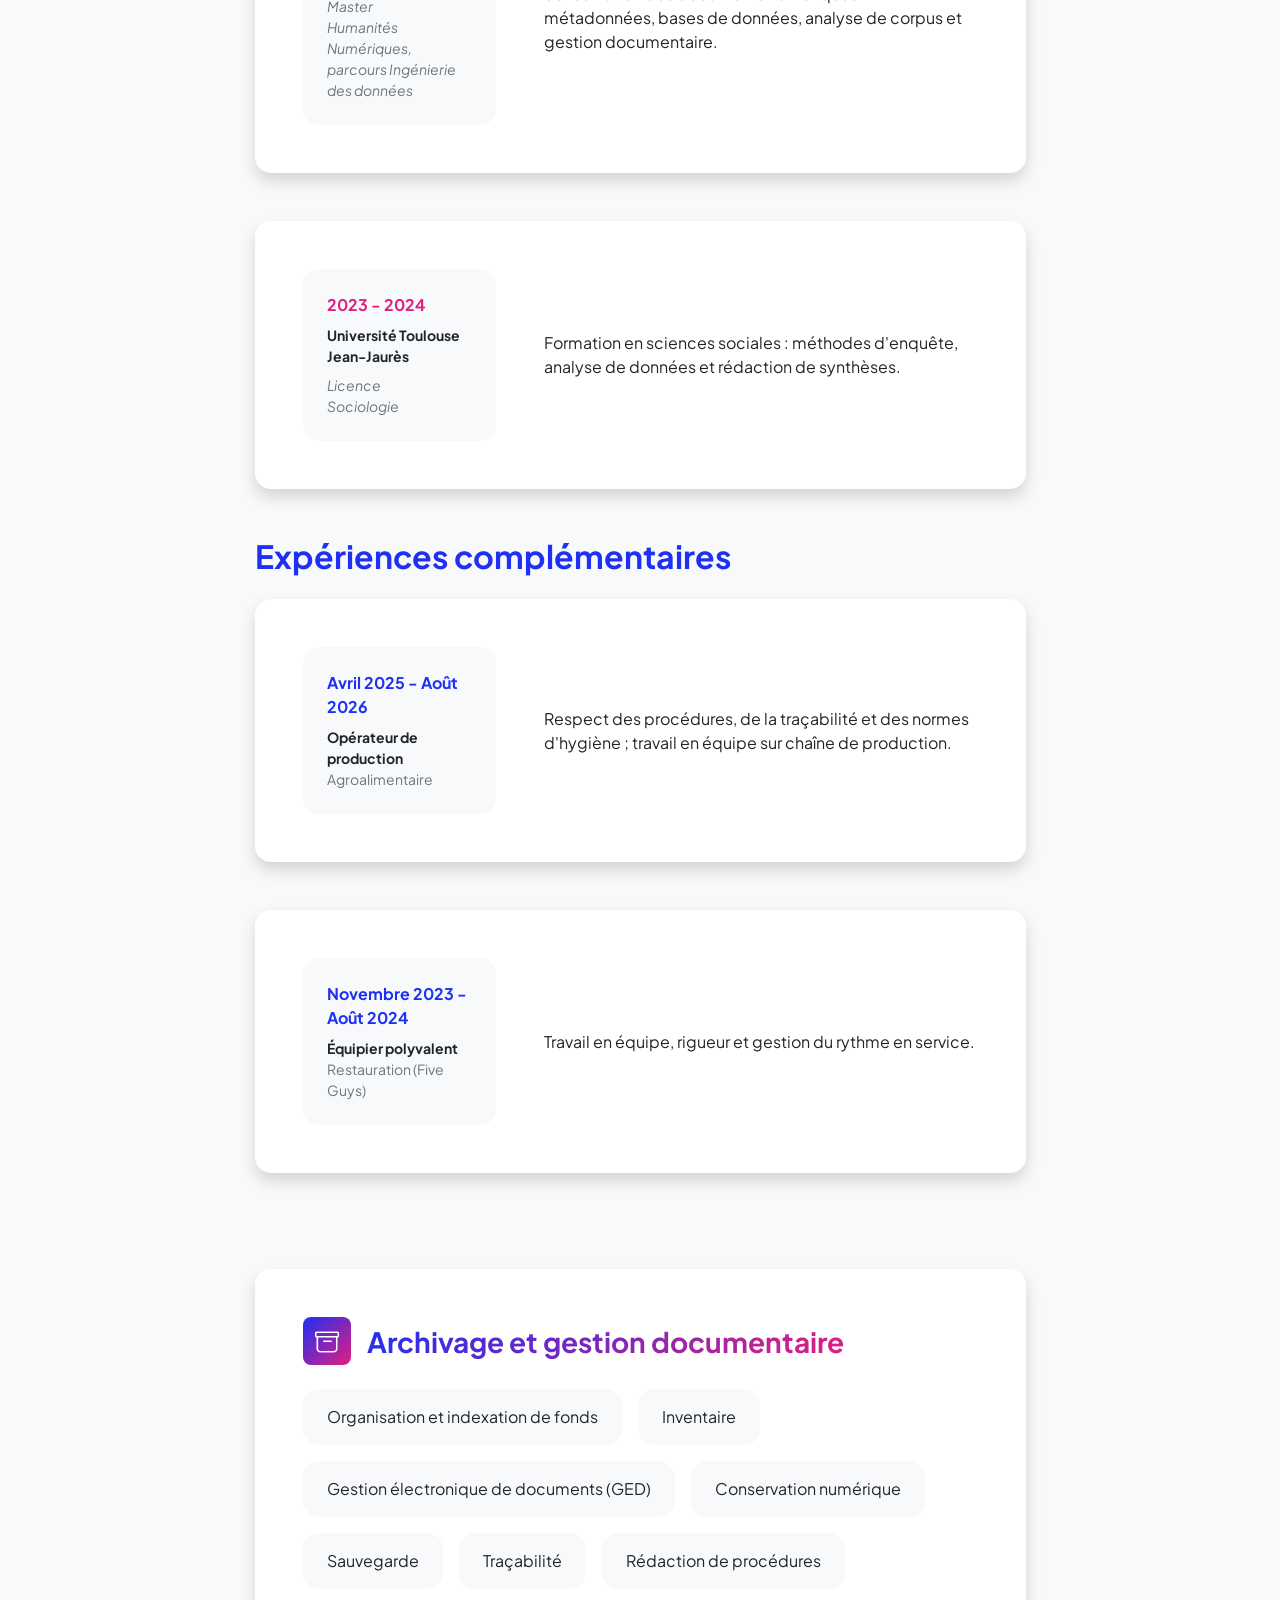
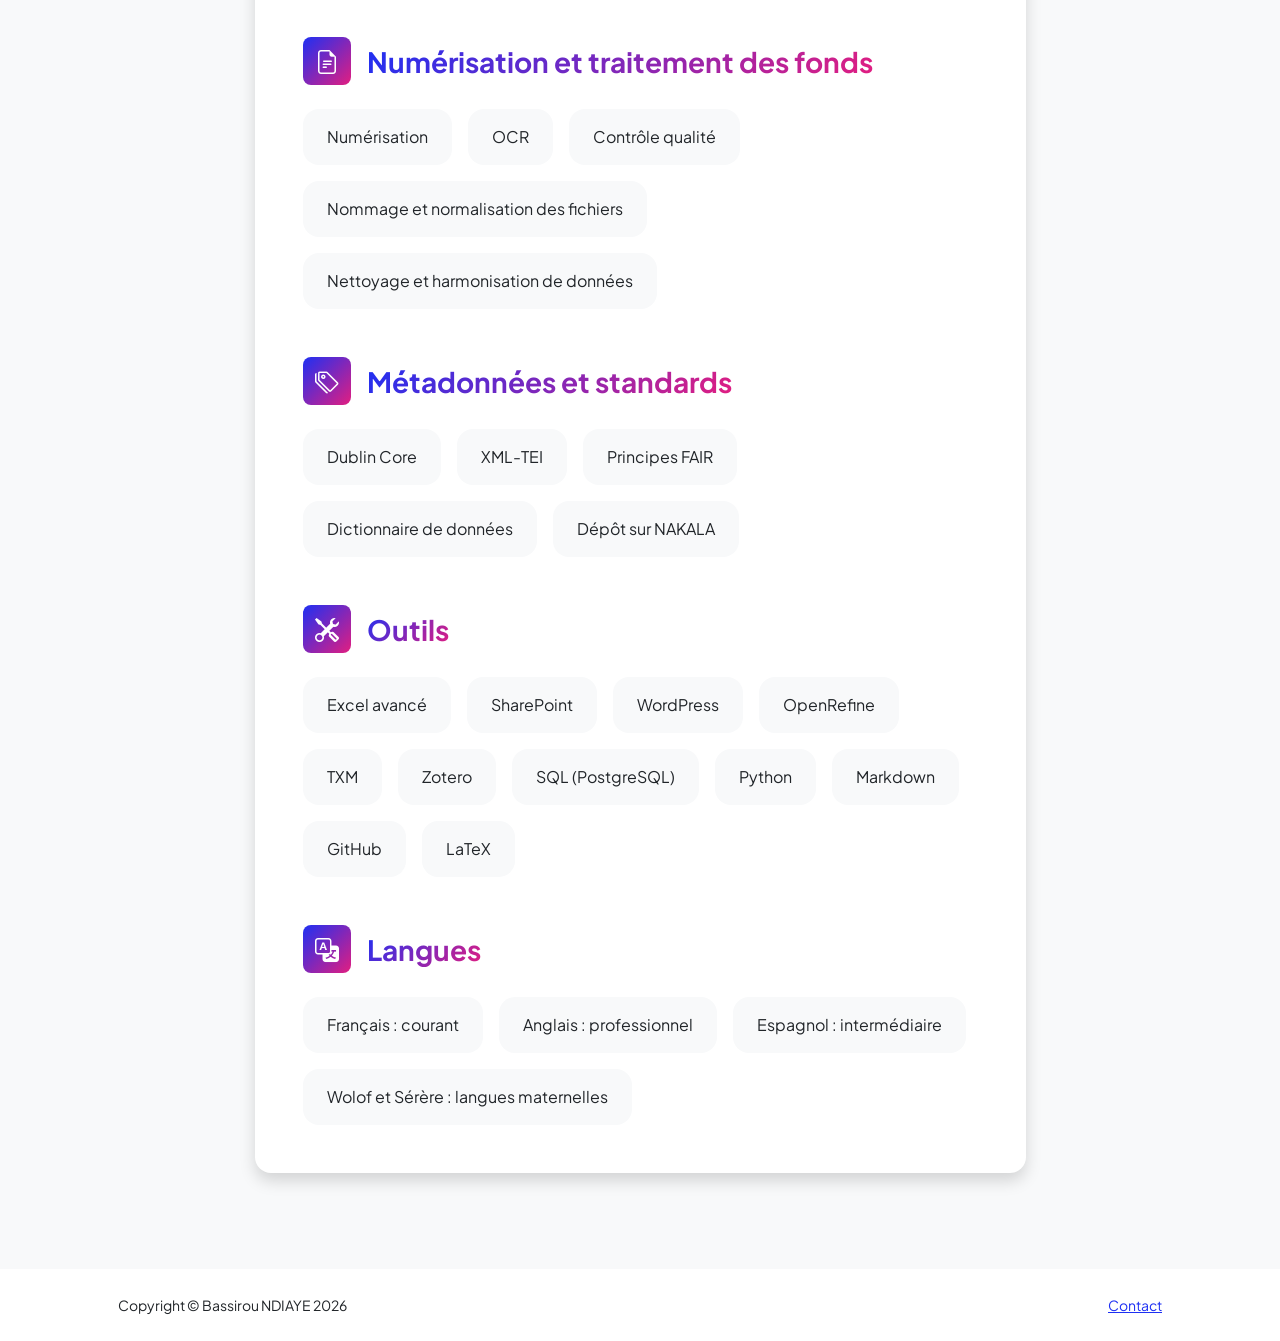
<file: resume.html>
<!DOCTYPE html>
<html lang="fr">
    <head>
        <meta charset="utf-8" />
        <meta name="viewport" content="width=device-width, initial-scale=1, shrink-to-fit=no" />
        <meta name="description" content="CV de Bassirou NDIAYE, étudiant en Master 2 Humanités Numériques : projets, formation et compétences en GED, archivage numérique, métadonnées et données." />
        <meta name="author" content="Bassirou NDIAYE" />
        <title>Bassirou NDIAYE | CV</title>
        <!-- Favicon-->
        <link rel="icon" type="image/x-icon" href="assets/favicon.ico" />
        <!-- Custom Google font-->
        <link rel="preconnect" href="https://fonts.googleapis.com" />
        <link rel="preconnect" href="https://fonts.gstatic.com" crossorigin />
        <link href="https://fonts.googleapis.com/css2?family=Plus+Jakarta+Sans:wght@100;200;300;400;500;600;700;800;900&amp;display=swap" rel="stylesheet" />
        <!-- Bootstrap icons-->
        <link href="https://cdn.jsdelivr.net/npm/bootstrap-icons@1.8.1/font/bootstrap-icons.css" rel="stylesheet" />
        <!-- Core theme CSS (includes Bootstrap)-->
        <link href="css/styles.css" rel="stylesheet" />
    </head>
    <body class="d-flex flex-column h-100 bg-light">
        <main class="flex-shrink-0">
            <!-- Navigation-->
            <nav class="navbar navbar-expand-lg navbar-light bg-white py-3">
                <div class="container px-5">
                    <a class="navbar-brand" href="index.html"><span class="fw-bolder text-primary">Bassirou NDIAYE</span></a>
                    <button class="navbar-toggler" type="button" data-bs-toggle="collapse" data-bs-target="#navbarSupportedContent" aria-controls="navbarSupportedContent" aria-expanded="false" aria-label="Afficher le menu"><span class="navbar-toggler-icon"></span></button>
                    <div class="collapse navbar-collapse" id="navbarSupportedContent">
                        <ul class="navbar-nav ms-auto mb-2 mb-lg-0 small fw-bolder">
                            <li class="nav-item"><a class="nav-link" href="index.html">Accueil</a></li>
                            <li class="nav-item"><a class="nav-link" href="resume.html">CV</a></li>
                            <li class="nav-item"><a class="nav-link" href="projects.html">Projets</a></li>
                            <li class="nav-item"><a class="nav-link" href="contact.html">Contact</a></li>
                        </ul>
                    </div>
                </div>
            </nav>
            <!-- Page Content-->
            <div class="container px-5 my-5">
                <div class="text-center mb-5">
                    <h1 class="display-5 fw-bolder mb-0"><span class="text-gradient d-inline">CV</span></h1>
                </div>
                <div class="row gx-5 justify-content-center">
                    <div class="col-lg-11 col-xl-9 col-xxl-8">
                        <!-- Projects and experience section-->
                        <section>
                            <div class="d-flex align-items-center justify-content-between mb-4">
                                <h2 class="text-primary fw-bolder mb-0">Projets et expériences</h2>
                                <!-- Download resume button-->
                                <a class="btn btn-primary px-4 py-3" href="assets/CvArchiveBassirou.pdf" download>
                                    <div class="d-inline-block bi bi-download me-2"></div>
                                    Télécharger mon CV
                                </a>
                            </div>
                            <!-- Card 1-->
                            <div class="card shadow border-0 rounded-4 mb-5">
                                <div class="card-body p-5">
                                    <div class="row align-items-center gx-5">
                                        <div class="col text-center text-lg-start mb-4 mb-lg-0">
                                            <div class="bg-light p-4 rounded-4">
                                                <div class="text-primary fw-bolder mb-2">Janvier 2026 - Avril 2026</div>
                                                <div class="small fw-bolder">Normalisation d'un inventaire patrimonial</div>
                                                <div class="small text-muted">Projet universitaire</div>
                                                <div class="small text-muted">Université de Tours</div>
                                            </div>
                                        </div>
                                        <div class="col-lg-8">
                                            <ul class="mb-0">
                                                <li>Nettoyage et harmonisation de 6 fichiers CSV d'inventaire (encodage, intitulés, formats de dates, valeurs incohérentes), avec un journal des transformations pour la traçabilité.</li>
                                                <li>Restructuration de l'inventaire en 10 tables normalisées pour supprimer les redondances (artistes, lieux, établissements).</li>
                                                <li>Rédaction d'un dictionnaire de données, description en Dublin Core (principes FAIR) et dépôt du jeu de données sur NAKALA.</li>
                                            </ul>
                                        </div>
                                    </div>
                                </div>
                            </div>
                            <!-- Card 2-->
                            <div class="card shadow border-0 rounded-4 mb-5">
                                <div class="card-body p-5">
                                    <div class="row align-items-center gx-5">
                                        <div class="col text-center text-lg-start mb-4 mb-lg-0">
                                            <div class="bg-light p-4 rounded-4">
                                                <div class="text-primary fw-bolder mb-2">Décembre 2025 - Mars 2026</div>
                                                <div class="small fw-bolder">Numérisation et traitement de fonds de presse historiques</div>
                                                <div class="small text-muted">Projet universitaire</div>
                                                <div class="small text-muted">Université de Tours</div>
                                            </div>
                                        </div>
                                        <div class="col-lg-8">
                                            <ul class="mb-0">
                                                <li>Organisation d'un corpus de 100 documents numérisés issus de fonds de presse historiques.</li>
                                                <li>Numérisation et traitement OCR, avec contrôle de la qualité des textes obtenus.</li>
                                                <li>Structuration et documentation des données pour en assurer la réutilisation.</li>
                                            </ul>
                                        </div>
                                    </div>
                                </div>
                            </div>
                            <!-- Card 3-->
                            <div class="card shadow border-0 rounded-4 mb-5">
                                <div class="card-body p-5">
                                    <div class="row align-items-center gx-5">
                                        <div class="col text-center text-lg-start mb-4 mb-lg-0">
                                            <div class="bg-light p-4 rounded-4">
                                                <div class="text-primary fw-bolder mb-2">Février 2025 - Juin 2025</div>
                                                <div class="small fw-bolder">Plateforme documentaire JABE</div>
                                                <div class="small text-muted">Projet tutoré</div>
                                                <div class="small text-muted">RicercarLab</div>
                                            </div>
                                        </div>
                                        <div class="col-lg-8">
                                            <ul class="mb-0">
                                                <li>Conception et administration d'une plateforme documentaire sous WordPress/Elementor.</li>
                                                <li>Structuration des métadonnées pour l'archivage et la diffusion.</li>
                                                <li>Élaboration de procédures de sauvegarde et de conservation numérique.</li>
                                            </ul>
                                        </div>
                                    </div>
                                </div>
                            </div>
                        </section>
                        <!-- Education Section-->
                        <section>
                            <h2 class="text-secondary fw-bolder mb-4">Formation</h2>
                            <!-- Education Card 1-->
                            <div class="card shadow border-0 rounded-4 mb-5">
                                <div class="card-body p-5">
                                    <div class="row align-items-center gx-5">
                                        <div class="col text-center text-lg-start mb-4 mb-lg-0">
                                            <div class="bg-light p-4 rounded-4">
                                                <div class="text-secondary fw-bolder mb-2">Diplôme prévu en 2027</div>
                                                <div class="mb-2">
                                                    <div class="small fw-bolder">Université de Tours</div>
                                                </div>
                                                <div class="fst-italic">
                                                    <div class="small text-muted">Master</div>
                                                    <div class="small text-muted">Humanités Numériques, parcours Ingénierie des données</div>
                                                </div>
                                            </div>
                                        </div>
                                        <div class="col-lg-8"><div>Formation à l'organisation, à la description et à la conservation des documents numériques : métadonnées, bases de données, analyse de corpus et gestion documentaire.</div></div>
                                    </div>
                                </div>
                            </div>
                            <!-- Education Card 2-->
                            <div class="card shadow border-0 rounded-4 mb-5">
                                <div class="card-body p-5">
                                    <div class="row align-items-center gx-5">
                                        <div class="col text-center text-lg-start mb-4 mb-lg-0">
                                            <div class="bg-light p-4 rounded-4">
                                                <div class="text-secondary fw-bolder mb-2">2023 - 2024</div>
                                                <div class="mb-2">
                                                    <div class="small fw-bolder">Université Toulouse Jean-Jaurès</div>
                                                </div>
                                                <div class="fst-italic">
                                                    <div class="small text-muted">Licence</div>
                                                    <div class="small text-muted">Sociologie</div>
                                                </div>
                                            </div>
                                        </div>
                                        <div class="col-lg-8"><div>Formation en sciences sociales : méthodes d'enquête, analyse de données et rédaction de synthèses.</div></div>
                                    </div>
                                </div>
                            </div>
                        </section>
                        <!-- Additional experience section-->
                        <section>
                            <h2 class="text-primary fw-bolder mb-4">Expériences complémentaires</h2>
                            <div class="card shadow border-0 rounded-4 mb-5">
                                <div class="card-body p-5">
                                    <div class="row align-items-center gx-5">
                                        <div class="col text-center text-lg-start mb-4 mb-lg-0">
                                            <div class="bg-light p-4 rounded-4">
                                                <div class="text-primary fw-bolder mb-2">Avril 2025 - Août 2026</div>
                                                <div class="small fw-bolder">Opérateur de production</div>
                                                <div class="small text-muted">Agroalimentaire</div>
                                            </div>
                                        </div>
                                        <div class="col-lg-8"><div>Respect des procédures, de la traçabilité et des normes d'hygiène ; travail en équipe sur chaîne de production.</div></div>
                                    </div>
                                </div>
                            </div>
                            <div class="card shadow border-0 rounded-4 mb-5">
                                <div class="card-body p-5">
                                    <div class="row align-items-center gx-5">
                                        <div class="col text-center text-lg-start mb-4 mb-lg-0">
                                            <div class="bg-light p-4 rounded-4">
                                                <div class="text-primary fw-bolder mb-2">Novembre 2023 - Août 2024</div>
                                                <div class="small fw-bolder">Équipier polyvalent</div>
                                                <div class="small text-muted">Restauration (Five Guys)</div>
                                            </div>
                                        </div>
                                        <div class="col-lg-8"><div>Travail en équipe, rigueur et gestion du rythme en service.</div></div>
                                    </div>
                                </div>
                            </div>
                        </section>
                        <!-- Divider-->
                        <div class="pb-5"></div>
                        <!-- Skills Section-->
                        <section>
                            <div class="card shadow border-0 rounded-4 mb-5">
                                <div class="card-body p-5">
                                    <!-- Archiving and document management-->
                                    <div class="mb-5">
                                        <div class="d-flex align-items-center mb-4">
                                            <div class="feature bg-primary bg-gradient-primary-to-secondary text-white rounded-3 me-3"><i class="bi bi-archive"></i></div>
                                            <h3 class="fw-bolder mb-0"><span class="text-gradient d-inline">Archivage et gestion documentaire</span></h3>
                                        </div>
                                        <div class="d-flex flex-wrap gap-3">
                                            <div class="bg-light rounded-4 px-4 py-3">Organisation et indexation de fonds</div>
                                            <div class="bg-light rounded-4 px-4 py-3">Inventaire</div>
                                            <div class="bg-light rounded-4 px-4 py-3">Gestion électronique de documents (GED)</div>
                                            <div class="bg-light rounded-4 px-4 py-3">Conservation numérique</div>
                                            <div class="bg-light rounded-4 px-4 py-3">Sauvegarde</div>
                                            <div class="bg-light rounded-4 px-4 py-3">Traçabilité</div>
                                            <div class="bg-light rounded-4 px-4 py-3">Rédaction de procédures</div>
                                        </div>
                                    </div>
                                    <!-- Digitization-->
                                    <div class="mb-5">
                                        <div class="d-flex align-items-center mb-4">
                                            <div class="feature bg-primary bg-gradient-primary-to-secondary text-white rounded-3 me-3"><i class="bi bi-file-earmark-text"></i></div>
                                            <h3 class="fw-bolder mb-0"><span class="text-gradient d-inline">Numérisation et traitement des fonds</span></h3>
                                        </div>
                                        <div class="d-flex flex-wrap gap-3">
                                            <div class="bg-light rounded-4 px-4 py-3">Numérisation</div>
                                            <div class="bg-light rounded-4 px-4 py-3">OCR</div>
                                            <div class="bg-light rounded-4 px-4 py-3">Contrôle qualité</div>
                                            <div class="bg-light rounded-4 px-4 py-3">Nommage et normalisation des fichiers</div>
                                            <div class="bg-light rounded-4 px-4 py-3">Nettoyage et harmonisation de données</div>
                                        </div>
                                    </div>
                                    <!-- Metadata-->
                                    <div class="mb-5">
                                        <div class="d-flex align-items-center mb-4">
                                            <div class="feature bg-primary bg-gradient-primary-to-secondary text-white rounded-3 me-3"><i class="bi bi-tags"></i></div>
                                            <h3 class="fw-bolder mb-0"><span class="text-gradient d-inline">Métadonnées et standards</span></h3>
                                        </div>
                                        <div class="d-flex flex-wrap gap-3">
                                            <div class="bg-light rounded-4 px-4 py-3">Dublin Core</div>
                                            <div class="bg-light rounded-4 px-4 py-3">XML-TEI</div>
                                            <div class="bg-light rounded-4 px-4 py-3">Principes FAIR</div>
                                            <div class="bg-light rounded-4 px-4 py-3">Dictionnaire de données</div>
                                            <div class="bg-light rounded-4 px-4 py-3">Dépôt sur NAKALA</div>
                                        </div>
                                    </div>
                                    <!-- Tools-->
                                    <div class="mb-5">
                                        <div class="d-flex align-items-center mb-4">
                                            <div class="feature bg-primary bg-gradient-primary-to-secondary text-white rounded-3 me-3"><i class="bi bi-tools"></i></div>
                                            <h3 class="fw-bolder mb-0"><span class="text-gradient d-inline">Outils</span></h3>
                                        </div>
                                        <div class="d-flex flex-wrap gap-3">
                                            <div class="bg-light rounded-4 px-4 py-3">Excel avancé</div>
                                            <div class="bg-light rounded-4 px-4 py-3">SharePoint</div>
                                            <div class="bg-light rounded-4 px-4 py-3">WordPress</div>
                                            <div class="bg-light rounded-4 px-4 py-3">OpenRefine</div>
                                            <div class="bg-light rounded-4 px-4 py-3">TXM</div>
                                            <div class="bg-light rounded-4 px-4 py-3">Zotero</div>
                                            <div class="bg-light rounded-4 px-4 py-3">SQL (PostgreSQL)</div>
                                            <div class="bg-light rounded-4 px-4 py-3">Python</div>
                                            <div class="bg-light rounded-4 px-4 py-3">Markdown</div>
                                            <div class="bg-light rounded-4 px-4 py-3">GitHub</div>
                                            <div class="bg-light rounded-4 px-4 py-3">LaTeX</div>
                                        </div>
                                    </div>
                                    <!-- Languages-->
                                    <div class="mb-0">
                                        <div class="d-flex align-items-center mb-4">
                                            <div class="feature bg-primary bg-gradient-primary-to-secondary text-white rounded-3 me-3"><i class="bi bi-translate"></i></div>
                                            <h3 class="fw-bolder mb-0"><span class="text-gradient d-inline">Langues</span></h3>
                                        </div>
                                        <div class="d-flex flex-wrap gap-3">
                                            <div class="bg-light rounded-4 px-4 py-3">Français : courant</div>
                                            <div class="bg-light rounded-4 px-4 py-3">Anglais : professionnel</div>
                                            <div class="bg-light rounded-4 px-4 py-3">Espagnol : intermédiaire</div>
                                            <div class="bg-light rounded-4 px-4 py-3">Wolof et Sérère : langues maternelles</div>
                                        </div>
                                    </div>
                                </div>
                            </div>
                        </section>
                    </div>
                </div>
            </div>
        </main>
        <!-- Footer-->
        <footer class="bg-white py-4 mt-auto">
            <div class="container px-5">
                <div class="row align-items-center justify-content-between flex-column flex-sm-row">
                    <div class="col-auto"><div class="small m-0">Copyright &copy; Bassirou NDIAYE 2026</div></div>
                    <div class="col-auto">
                        <a class="small" href="contact.html">Contact</a>
                    </div>
                </div>
            </div>
        </footer>
        <!-- Bootstrap core JS-->
        <script src="https://cdn.jsdelivr.net/npm/bootstrap@5.2.3/dist/js/bootstrap.bundle.min.js"></script>
        <!-- Core theme JS-->
        <script src="js/scripts.js"></script>
    </body>
</html>
</file>
